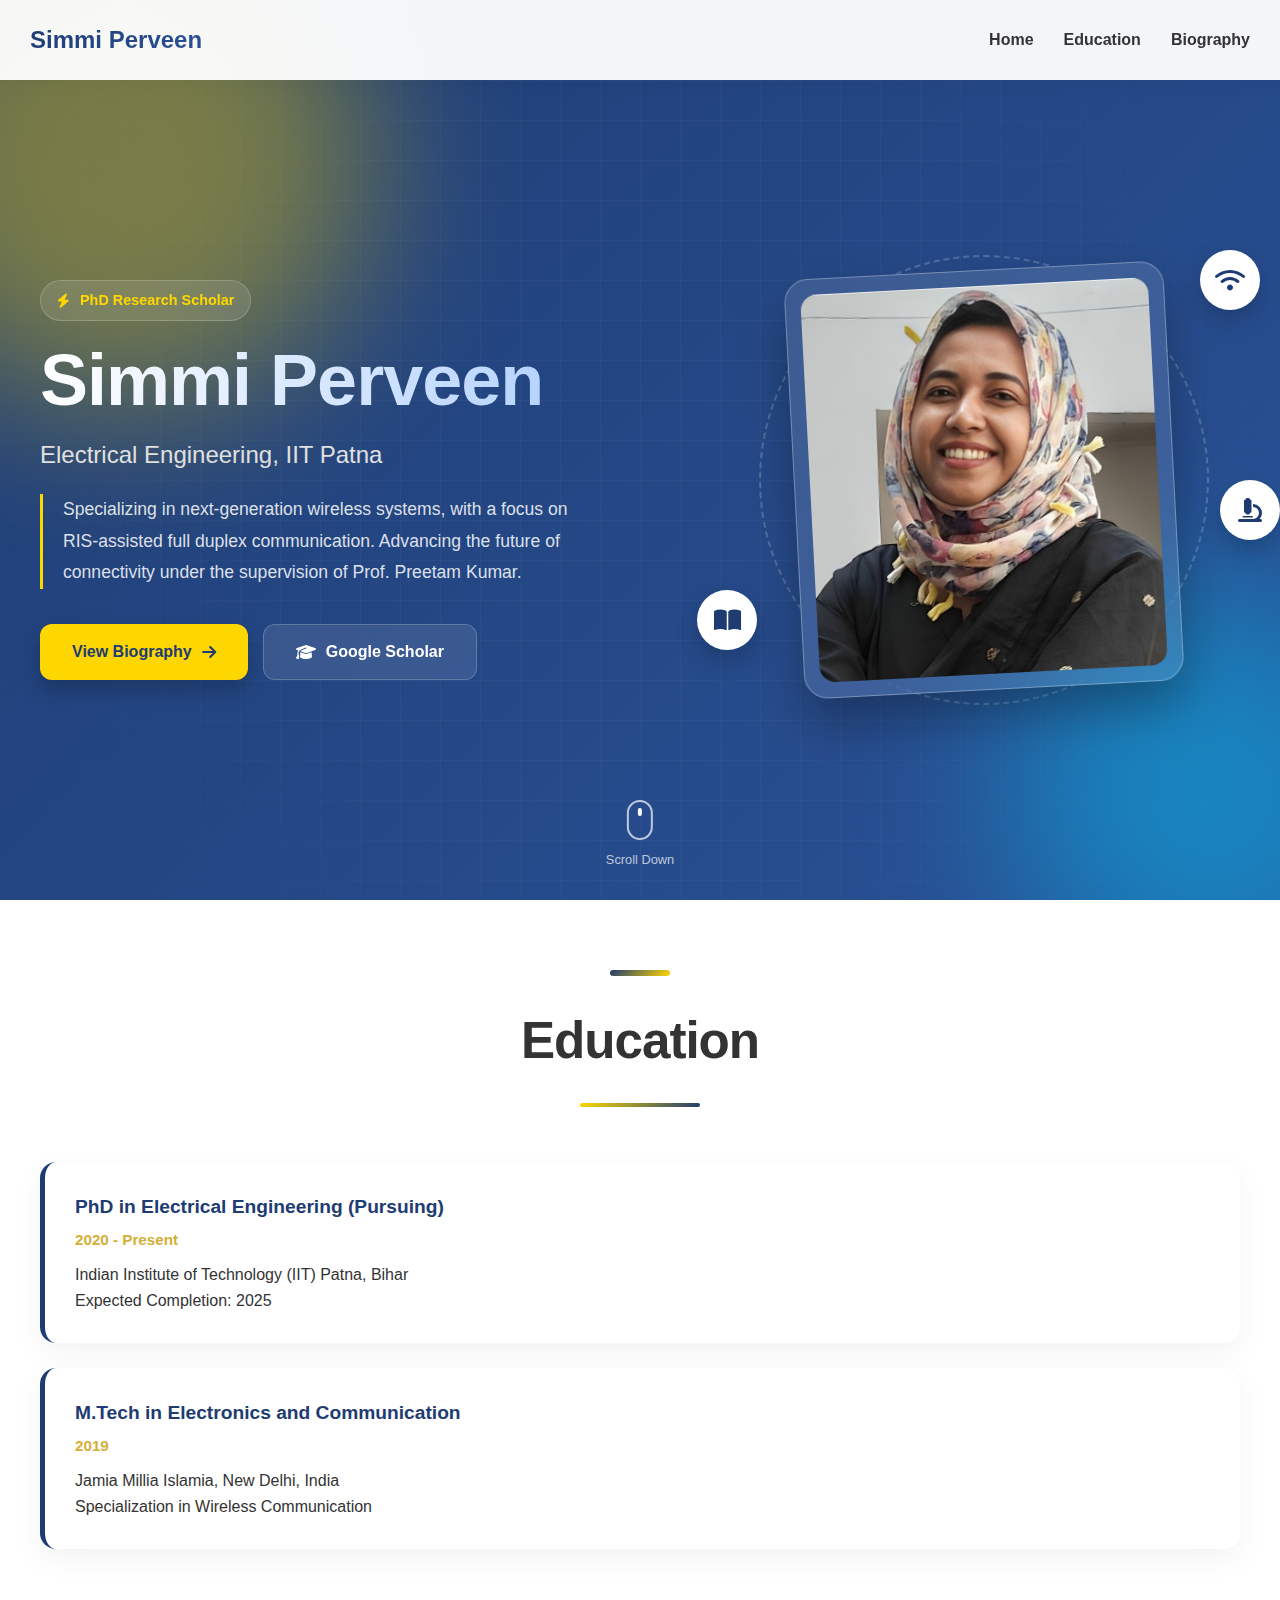
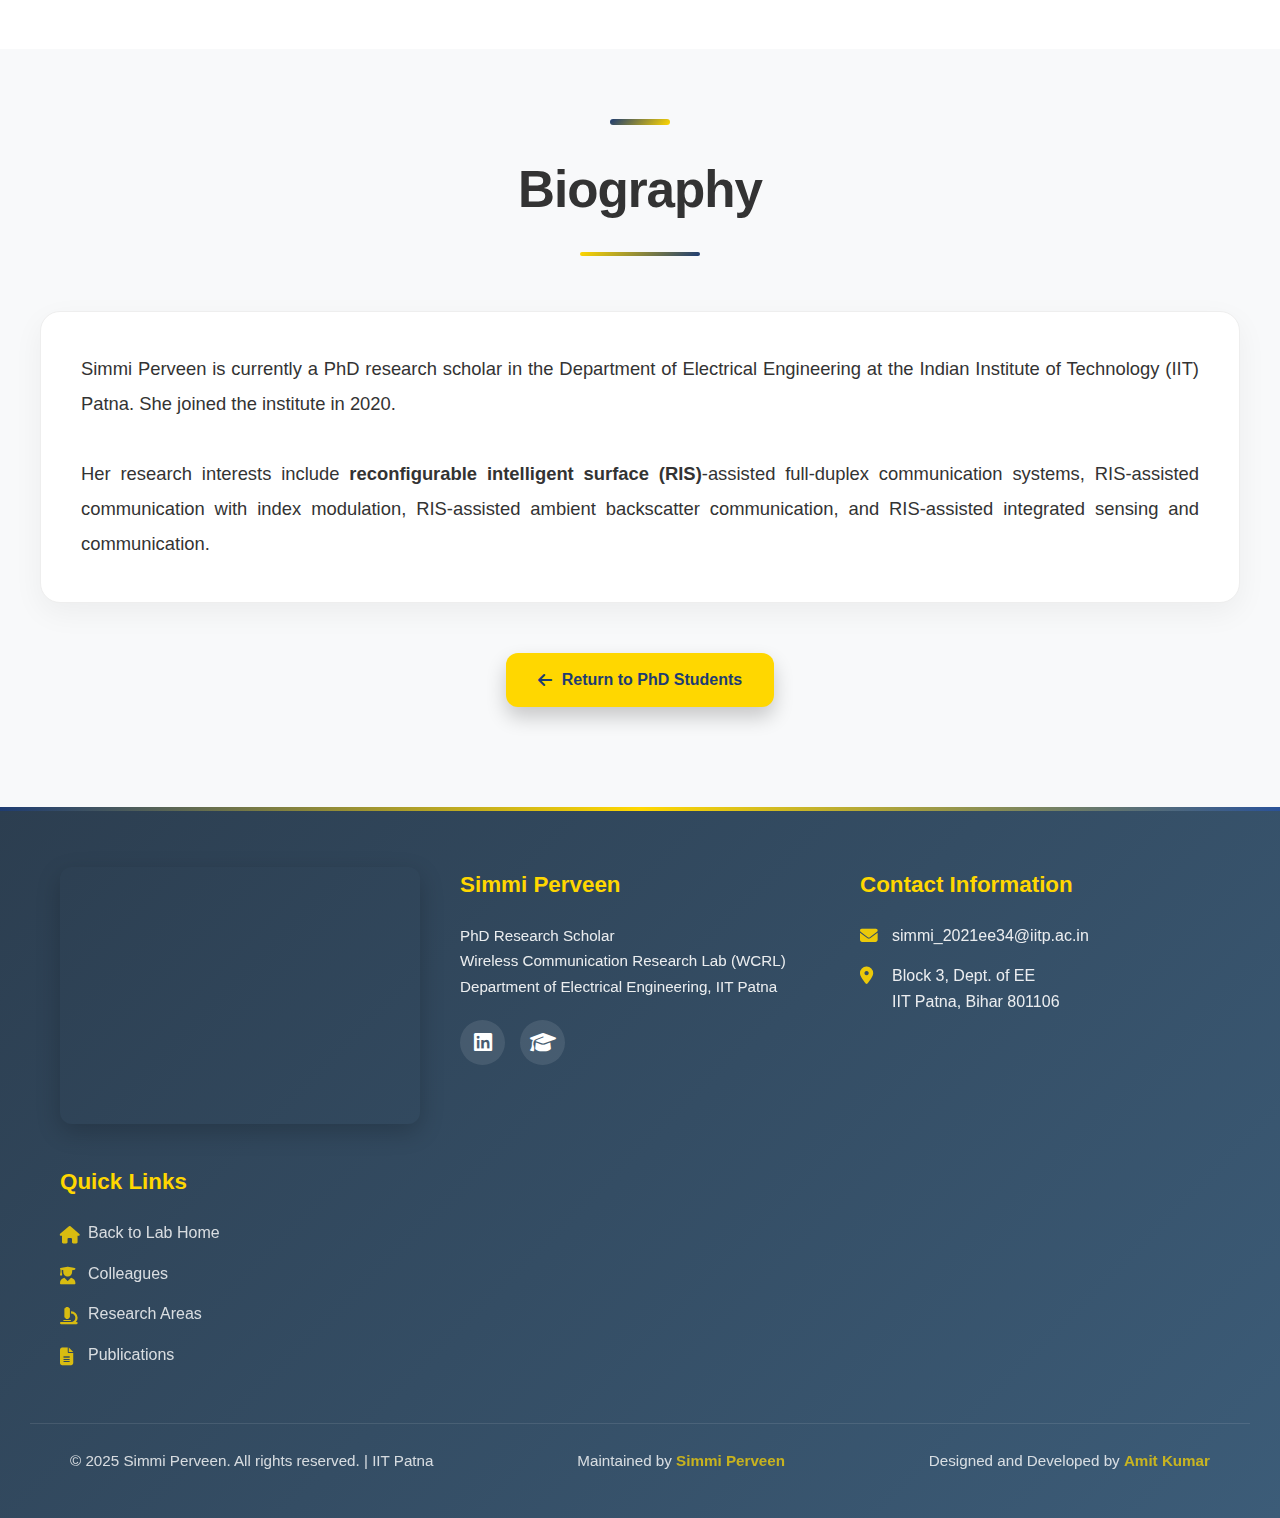
<file: simmi.html>
<!DOCTYPE html>
<html lang="en">

<head>
    <meta charset="UTF-8">
    <meta name="viewport" content="width=device-width, initial-scale=1.0">
    <title>Simmi Perveen | PhD Scholar</title>
    <link href="https://cdnjs.cloudflare.com/ajax/libs/font-awesome/6.4.0/css/all.min.css" rel="stylesheet">

    <style>
        /* =========================================
           GLOBAL STYLES
           ========================================= */
        * {
            margin: 0;
            padding: 0;
            box-sizing: border-box;
        }

        :root {
            --primary-color: #1e3c72;
            --secondary-color: #2a5298;
            --accent-color: #ffd700;
            --text-dark: #333;
            --text-light: #666;
            --white: #ffffff;
            --bg-light: #f8f9fa;
            --glass-bg: rgba(255, 255, 255, 0.1);
            --glass-border: rgba(255, 255, 255, 0.2);
        }

        body {
            font-family: 'Inter', 'Segoe UI', -apple-system, BlinkMacSystemFont, sans-serif;
            line-height: 1.6;
            color: var(--text-dark);
            overflow-x: hidden;
        }

        /* --- Navbar --- */
        .navbar {
            background: rgba(255, 255, 255, 0.95);
            backdrop-filter: blur(20px);
            position: fixed;
            top: 0;
            width: 100%;
            z-index: 1000;
            transition: all 0.3s ease;
            box-shadow: 0 2px 20px rgba(0, 0, 0, 0.05);
        }

        .navbar.scrolled {
            background: rgba(255, 255, 255, 0.98);
            box-shadow: 0 5px 30px rgba(0, 0, 0, 0.1);
        }

        .nav-container {
            max-width: 1400px;
            margin: 0 auto;
            padding: 0 30px;
            display: flex;
            align-items: center;
            justify-content: space-between;
            height: 80px;
        }

        .navbar-brand {
            font-size: 24px;
            font-weight: 800;
            color: var(--primary-color);
            text-decoration: none;
            background: linear-gradient(135deg, var(--primary-color), var(--secondary-color));
            -webkit-background-clip: text;
            -webkit-text-fill-color: transparent;
        }

        .nav-menu {
            display: flex;
            list-style: none;
            gap: 30px;
        }

        .nav-menu li a {
            text-decoration: none;
            color: var(--text-dark);
            font-weight: 600;
            font-size: 16px;
            padding: 8px 0;
            position: relative;
            transition: color 0.3s ease;
        }

        .nav-menu li a::after {
            content: '';
            position: absolute;
            bottom: 0;
            left: 0;
            width: 0;
            height: 2px;
            background: var(--primary-color);
            transition: width 0.3s ease;
        }

        .nav-menu li a:hover {
            color: var(--primary-color);
        }

        .nav-menu li a:hover::after {
            width: 100%;
        }

        .menu-toggle {
            display: none;
            cursor: pointer;
            font-size: 1.5rem;
            color: var(--primary-color);
        }

        /* =========================================
           MODERN HERO SECTION
           ========================================= */
        .hero {
            position: relative;
            min-height: 100vh;
            background: linear-gradient(135deg, #1e3c72 0%, #2a5298 100%);
            display: flex;
            align-items: center;
            overflow: hidden;
            padding: 120px 30px 60px;
            color: white;
        }

        .hero::before {
            content: "";
            position: absolute;
            top: 0; left: 0; right: 0; bottom: 0;
            background-image: 
                linear-gradient(rgba(255, 255, 255, 0.03) 1px, transparent 1px),
                linear-gradient(90deg, rgba(255, 255, 255, 0.03) 1px, transparent 1px);
            background-size: 40px 40px;
            mask-image: radial-gradient(circle at center, black 40%, transparent 100%);
            -webkit-mask-image: radial-gradient(circle at center, black 40%, transparent 100%);
        }

        .hero-blob {
            position: absolute;
            border-radius: 50%;
            filter: blur(80px);
            opacity: 0.4;
            z-index: 0;
        }
        .blob-1 { top: -10%; left: -10%; width: 500px; height: 500px; background: #ffd700; animation: floatBlob 15s infinite alternate; }
        .blob-2 { bottom: -10%; right: -10%; width: 400px; height: 400px; background: #00d2ff; animation: floatBlob 20s infinite alternate-reverse; }

        .hero-container {
            max-width: 1200px;
            margin: 0 auto;
            display: grid;
            grid-template-columns: 1.1fr 0.9fr;
            gap: 60px;
            align-items: center;
            position: relative;
            z-index: 2;
            width: 100%;
        }

        .hero-content {
            animation: slideUpFade 1s ease-out;
        }

        .hero-tag {
            display: inline-flex;
            align-items: center;
            gap: 10px;
            padding: 8px 16px;
            background: rgba(255, 255, 255, 0.1);
            border: 1px solid rgba(255, 255, 255, 0.2);
            backdrop-filter: blur(10px);
            border-radius: 50px;
            font-size: 0.9rem;
            font-weight: 600;
            color: var(--accent-color);
            margin-bottom: 20px;
        }

        .hero-title {
            font-size: clamp(3rem, 6vw, 4.5rem);
            font-weight: 800;
            line-height: 1.1;
            margin-bottom: 15px;
            letter-spacing: -1px;
            background: linear-gradient(to right, #fff, #a5c9ff);
            -webkit-background-clip: text;
            -webkit-text-fill-color: transparent;
        }

        .hero-role {
            font-size: 1.5rem;
            font-weight: 500;
            margin-bottom: 20px;
            color: #e0e0e0;
        }

        .hero-description {
            font-size: 1.1rem;
            line-height: 1.8;
            color: rgba(255, 255, 255, 0.85);
            margin-bottom: 35px;
            max-width: 550px;
            border-left: 3px solid var(--accent-color);
            padding-left: 20px;
        }

        .hero-actions {
            display: flex;
            flex-wrap: wrap;
            gap: 15px;
        }

        .btn {
            padding: 14px 32px;
            border-radius: 12px;
            font-weight: 600;
            text-decoration: none;
            transition: all 0.3s cubic-bezier(0.4, 0, 0.2, 1);
            display: inline-flex;
            align-items: center;
            gap: 10px;
            font-size: 1rem;
        }

        .btn-primary {
            background: var(--accent-color);
            color: var(--primary-color);
            box-shadow: 0 10px 20px rgba(0,0,0,0.2);
        }

        .btn-primary:hover {
            transform: translateY(-5px);
            box-shadow: 0 15px 30px rgba(255, 215, 0, 0.3);
            background: #ffe44d;
        }

        .btn-glass {
            background: rgba(255, 255, 255, 0.1);
            border: 1px solid rgba(255, 255, 255, 0.2);
            color: white;
            backdrop-filter: blur(5px);
        }

        .btn-glass:hover {
            background: rgba(255, 255, 255, 0.2);
            transform: translateY(-5px);
            border-color: white;
        }

        .hero-image-wrapper {
            position: relative;
            display: flex;
            justify-content: center;
            align-items: center;
            animation: fadeIn 1.5s ease-out;
        }

        .bg-circle {
            position: absolute;
            width: 450px;
            height: 450px;
            border-radius: 50%;
            border: 2px dashed rgba(255, 255, 255, 0.2);
            animation: spin 30s linear infinite;
            z-index: -1;
        }

        .profile-frame {
            position: relative;
            width: 380px;
            height: 420px;
            background: rgba(255, 255, 255, 0.1);
            backdrop-filter: blur(20px);
            border: 1px solid rgba(255, 255, 255, 0.3);
            border-radius: 24px;
            padding: 15px;
            transform: rotate(-3deg);
            transition: transform 0.5s ease;
            box-shadow: 0 25px 50px rgba(0,0,0,0.3);
            animation: floatCard 6s ease-in-out infinite;
        }

        .profile-frame:hover {
            transform: rotate(0deg) scale(1.02);
        }

        .profile-frame img {
            width: 100%;
            height: 100%;
            object-fit: cover;
            border-radius: 16px;
        }

        .float-icon {
            position: absolute;
            width: 60px;
            height: 60px;
            background: white;
            border-radius: 50%;
            display: flex;
            align-items: center;
            justify-content: center;
            font-size: 1.5rem;
            color: var(--primary-color);
            box-shadow: 0 10px 25px rgba(0,0,0,0.2);
            z-index: 3;
        }
        .icon-1 { top: -20px; right: -20px; animation: floatIcon 4s ease-in-out infinite; }
        .icon-2 { bottom: 40px; left: -30px; animation: floatIcon 5s ease-in-out infinite 1s; }
        .icon-3 { top: 50%; right: -40px; animation: floatIcon 6s ease-in-out infinite 0.5s; }

        .scroll-down {
            position: absolute;
            bottom: 30px;
            left: 50%;
            transform: translateX(-50%);
            display: flex;
            flex-direction: column;
            align-items: center;
            color: rgba(255, 255, 255, 0.7);
            font-size: 0.8rem;
            gap: 10px;
            animation: bounce 2s infinite;
        }
        .mouse {
            width: 26px;
            height: 40px;
            border: 2px solid rgba(255, 255, 255, 0.7);
            border-radius: 20px;
            position: relative;
        }
        .wheel {
            width: 4px;
            height: 8px;
            background: white;
            border-radius: 2px;
            position: absolute;
            top: 6px;
            left: 50%;
            transform: translateX(-50%);
            animation: scrollWheel 1.5s infinite;
        }

        /* =========================================
           CONTENT SECTIONS
           ========================================= */
        .section {
            padding: 100px 30px;
            background: var(--white);
        }
        
        .section:nth-child(even) {
            background: var(--bg-light);
        }

        .container {
            max-width: 1200px;
            margin: 0 auto;
        }

        /* --- SECTION TITLE STYLES (EXACTLY LIKE INDEX.HTML) --- */
        .section-title {
            text-align: center;
            font-size: clamp(1.5rem, 4vw, 3.2rem);
            font-weight: 800;
            margin-bottom: 80px;
            position: relative;
            color: var(--text-dark);
            letter-spacing: -0.02em;
            padding: 0 15px;
            word-wrap: break-word;
            hyphens: auto;
        }

        /* Top Small Line */
        .section-title::before {
            content: '';
            position: absolute;
            top: -30px;
            left: 50%;
            transform: translateX(-50%);
            width: 60px;
            height: 6px;
            background: linear-gradient(135deg, var(--primary-color), var(--accent-color));
            border-radius: 3px;
        }

        /* Bottom Wide Line */
        .section-title::after {
            content: '';
            position: absolute;
            bottom: -25px;
            left: 50%;
            transform: translateX(-50%);
            width: 120px;
            height: 4px;
            background: linear-gradient(135deg, var(--accent-color), var(--primary-color));
            border-radius: 2px;
        }

        /* Responsibility/Education Cards */
        .responsibility-list {
            display: grid;
            gap: 25px;
        }

        .responsibility-item {
            background: white;
            padding: 30px;
            border-radius: 16px;
            border-left: 5px solid var(--primary-color);
            box-shadow: 0 10px 30px rgba(0, 0, 0, 0.05);
            transition: transform 0.3s ease, box-shadow 0.3s ease;
        }

        .responsibility-item:hover {
            transform: translateY(-5px);
            box-shadow: 0 15px 40px rgba(0, 0, 0, 0.1);
        }

        .responsibility-title {
            font-weight: 700;
            color: var(--primary-color);
            font-size: 1.2rem;
            margin-bottom: 5px;
        }

        .responsibility-year {
            font-weight: 600;
            color: #d4af37;
            font-size: 0.95rem;
            margin-bottom: 10px;
        }

        .bio-content {
            background: white;
            padding: 40px;
            border-radius: 20px;
            box-shadow: 0 10px 30px rgba(0, 0, 0, 0.05);
            font-size: 1.15rem;
            line-height: 1.9;
            color: var(--text-dark);
            text-align: justify;
            border: 1px solid #eee;
        }

        /* =========================================
           FOOTER STYLES (MATCHING INDEX.HTML)
           ========================================= */
        .footer {
            background: linear-gradient(135deg, #2c3e50, #3c5c78);
            color: white;
            padding: 60px 30px 20px;
            position: relative;
            overflow: hidden;
            margin-top: 0;
        }

        .footer::before {
            content: '';
            position: absolute;
            top: 0; left: 0; right: 0;
            height: 4px;
            background: linear-gradient(90deg, var(--primary-color), var(--accent-color), var(--secondary-color));
        }

        .footer-content {
            max-width: 1400px;
            margin: 0 auto;
            padding: 0 30px;
            display: flex;
            flex-wrap: wrap;
            gap: 40px;
            justify-content: space-between;
            margin-bottom: 40px;
        }

        .footer-section {
            flex: 1 1 280px;
            min-width: 280px;
        }

        .footer-map iframe {
            border-radius: 12px;
            box-shadow: 0 8px 25px rgba(0, 0, 0, 0.2);
            height: 100%;
            min-height: 250px;
            filter: none;
            border: none;
        }

        .footer-section h3 {
            color: var(--accent-color);
            margin-bottom: 20px;
            font-size: 1.4rem;
            font-weight: 700;
        }

        .footer-section p {
            line-height: 1.7;
            opacity: 0.9;
            margin-bottom: 20px;
            font-size: 0.95rem;
        }

        .contact-info, .quick-links {
            list-style: none;
            padding: 0;
        }

        .contact-info li, .quick-links li {
            margin-bottom: 15px;
            display: flex;
            align-items: flex-start;
            gap: 12px;
            opacity: 0.9;
        }

        .contact-info i, .quick-links i {
            color: var(--accent-color);
            width: 20px;
            font-size: 1.1rem;
            margin-top: 4px;
        }

        .quick-links a {
            color: white;
            text-decoration: none;
            opacity: 0.9;
            transition: all 0.3s ease;
            display: flex;
            align-items: center;
            gap: 8px;
        }

        .quick-links a:hover {
            opacity: 1;
            color: var(--accent-color);
            transform: translateX(5px);
        }

        .social-links {
            display: flex;
            gap: 15px;
            margin-top: 20px;
        }

        .social-links a {
            display: flex;
            align-items: center;
            justify-content: center;
            width: 45px;
            height: 45px;
            background: rgba(255, 255, 255, 0.1);
            border-radius: 50%;
            color: white;
            font-size: 1.3rem;
            transition: all 0.3s ease;
            text-decoration: none;
        }

        .social-links a:hover {
            background: var(--accent-color);
            color: var(--primary-color);
            transform: translateY(-3px);
            box-shadow: 0 5px 15px rgba(255, 215, 0, 0.4);
        }

        .footer-bottom {
            border-top: 1px solid rgba(255, 255, 255, 0.1);
            padding: 25px 0;
            text-align: center;
        }

        .footer-bottom-content {
            max-width: 1200px;
            margin: 0 auto;
            padding: 0 30px;
            display: flex;
            justify-content: space-between;
            align-items: center;
            flex-wrap: wrap;
            gap: 15px;
        }

        .footer-bottom p {
            opacity: 0.8;
            font-size: 0.95rem;
        }

        .developer-credit a {
            color: var(--accent-color);
            font-weight: 600;
            opacity: 0.9;
            text-decoration: none;
        }

        /* Animations */
        @keyframes floatBlob { 0% { transform: translate(0, 0); } 100% { transform: translate(50px, 50px); } }
        @keyframes slideUpFade { from { opacity: 0; transform: translateY(40px); } to { opacity: 1; transform: translateY(0); } }
        @keyframes fadeIn { from { opacity: 0; } to { opacity: 1; } }
        @keyframes spin { from { transform: rotate(0deg); } to { transform: rotate(360deg); } }
        @keyframes floatCard { 0%, 100% { transform: rotate(-3deg) translateY(0); } 50% { transform: rotate(-3deg) translateY(-15px); } }
        @keyframes floatIcon { 0%, 100% { transform: translateY(0); } 50% { transform: translateY(-10px); } }
        @keyframes bounce { 0%, 20%, 50%, 80%, 100% { transform: translateY(0) translateX(-50%); } 40% { transform: translateY(-10px) translateX(-50%); } 60% { transform: translateY(-5px) translateX(-50%); } }
        @keyframes scrollWheel { 0% { top: 6px; opacity: 1; } 100% { top: 20px; opacity: 0; } }

        /* Responsive */
        @media (max-width: 992px) {
            .hero-container { grid-template-columns: 1fr; text-align: center; gap: 50px; padding-top: 40px; }
            .hero-content { order: 2; display: flex; flex-direction: column; align-items: center; }
            .hero-image-wrapper { order: 1; }
            .hero-description { border-left: none; padding-left: 0; }
            .nav-menu { position: fixed; top: 80px; left: -100%; width: 100%; height: calc(100vh - 80px); background: white; flex-direction: column; padding-top: 50px; transition: 0.3s; }
            .nav-menu.active { left: 0; }
            .menu-toggle { display: block; }
            .footer-content { grid-template-columns: 1fr; text-align: center; }
            .social-links { justify-content: center; }
            .footer-bottom-content { flex-direction: column; gap: 10px; text-align: center; }
        }
        
        @media (max-width: 480px) {
            .hero-title { font-size: 2.5rem; }
            .profile-frame { width: 280px; height: 320px; }
            .bg-circle { width: 300px; height: 300px; }
            .btn { width: 100%; justify-content: center; }
        }
    </style>
</head>

<body>

    <nav class="navbar" id="navbar">
        <div class="nav-container">
            <a href="#" class="navbar-brand">Simmi Perveen</a>
            <ul class="nav-menu" id="nav-menu">
                <li><a href="#home">Home</a></li>
                <li><a href="#education">Education</a></li>
                <li><a href="#biography">Biography</a></li>
            </ul>
            <div class="menu-toggle" id="menu-toggle">
                <i class="fas fa-bars"></i>
            </div>
        </div>
    </nav>

    <section class="hero" id="home">
        <div class="hero-blob blob-1"></div>
        <div class="hero-blob blob-2"></div>

        <div class="hero-container">
            <div class="hero-content">
                <div class="hero-tag">
                    <i class="fas fa-bolt"></i> PhD Research Scholar
                </div>
                <h1 class="hero-title">Simmi Perveen</h1>
                <h2 class="hero-role">Electrical Engineering, IIT Patna</h2>
                <p class="hero-description">
                    Specializing in next-generation wireless systems, with a focus on RIS-assisted full duplex communication. 
                    Advancing the future of connectivity under the supervision of Prof. Preetam Kumar.
                </p>

                <div class="hero-actions">
                    <a href="#biography" class="btn btn-primary">
                        View Biography <i class="fas fa-arrow-right"></i>
                    </a>
                    <a href="#" class="btn btn-glass">
                        <i class="fas fa-graduation-cap"></i> Google Scholar
                    </a>
                </div>
            </div>

            <div class="hero-image-wrapper">
                <div class="bg-circle"></div>
                <div class="float-icon icon-1"><i class="fas fa-wifi"></i></div>
                <div class="float-icon icon-2"><i class="fas fa-book-open"></i></div>
                <div class="float-icon icon-3"><i class="fas fa-microscope"></i></div>
                <div class="profile-frame">
                    <img src="img/Simmi.jpg" alt="Simmi Perveen">
                </div>
            </div>
        </div>

        <div class="scroll-down">
            <div class="mouse">
                <div class="wheel"></div>
            </div>
            <span>Scroll Down</span>
        </div>
    </section>

    <section class="section" id="education">
        <div class="container">
            <h2 class="section-title">Education</h2>
            <div class="responsibility-list">
                <div class="responsibility-item">
                    <div class="responsibility-title">PhD in Electrical Engineering (Pursuing)</div>
                    <div class="responsibility-year">2020 - Present</div>
                    <div>Indian Institute of Technology (IIT) Patna, Bihar</div>
                    <div>Expected Completion: 2025</div>
                </div>

                <div class="responsibility-item">
                    <div class="responsibility-title">M.Tech in Electronics and Communication</div>
                    <div class="responsibility-year">2019</div>
                    <div>Jamia Millia Islamia, New Delhi, India</div>
                    <div>Specialization in Wireless Communication</div>
                </div>
            </div>
        </div>
    </section>

    <section class="section" id="biography">
        <div class="container">
            <h2 class="section-title">Biography</h2>
            <div class="bio-content">
                <p>
                    Simmi Perveen is currently a PhD research scholar in the Department of Electrical Engineering at the
                    Indian Institute of Technology (IIT) Patna. She joined the institute in 2020.
                    <br><br>
                    Her research interests include <strong>reconfigurable intelligent surface (RIS)</strong>-assisted full-duplex communication systems,
                    RIS-assisted communication with index modulation, RIS-assisted ambient backscatter communication, 
                    and RIS-assisted integrated sensing and communication.
                </p>
            </div>

            <div style="text-align: center; margin-top: 50px;">
                <a href="index.html#phd-students" class="btn btn-primary" style="color: #1e3c72;">
                    <i class="fas fa-arrow-left"></i> Return to PhD Students
                </a>
            </div>
        </div>
    </section>

    <footer class="footer">
        <div class="footer-content">
            <div class="footer-section footer-map">
                <iframe
                    src="https://www.google.com/maps/embed?pb=!1m18!1m12!1m3!1d3600.0820172450526!2d84.84872167522305!3d25.535644777494607!2m3!1f0!2f0!3f0!3m2!1i1024!2i768!4f13.1!3m3!1m2!1s0x39ed577f6954a4ab%3A0x6ce8f1b9fc2aa02a!2sIndian%20Institute%20of%20Technology%2C%20Patna!5e0!3m2!1sen!2sin!4v1730645448260!5m2!1sen!2sin"
                    width="100%" height="200" style="border:0;" allowfullscreen="" loading="lazy"></iframe>
            </div>

            <div class="footer-section footer-about">
                <h3>Simmi Perveen</h3>
                <p>PhD Research Scholar<br>
                    Wireless Communication Research Lab (WCRL)<br>
                    Department of Electrical Engineering, IIT Patna
                </p>
                <div class="social-links">
                    <a href="#" aria-label="LinkedIn"><i class="fab fa-linkedin"></i></a>
                    <a href="#" aria-label="Google Scholar"><i class="fas fa-graduation-cap"></i></a>
                </div>
            </div>

            <div class="footer-section footer-contact">
                <h3>Contact Information</h3>
                <ul class="contact-info">
                    <li><i class="fas fa-envelope"></i> simmi_2021ee34@iitp.ac.in</li>
                    <li><i class="fas fa-map-marker-alt"></i> Block 3, Dept. of EE<br>IIT Patna, Bihar 801106</li>
                </ul>
            </div>

            <div class="footer-section footer-links">
                <h3>Quick Links</h3>
                <ul class="quick-links">
                    <li><a href="index.html"><i class="fas fa-home"></i> Back to Lab Home</a></li>
                    <li><a href="index.html#phd-students"><i class="fas fa-user-graduate"></i> Colleagues</a></li>
                    <li><a href="index.html#research"><i class="fas fa-microscope"></i> Research Areas</a></li>
                    <li><a href="index.html#journal-publications"><i class="fas fa-file-alt"></i> Publications</a></li>
                </ul>
            </div>
        </div>

        <div class="footer-bottom">
            <div class="footer-bottom-content">
                <p>© 2025 Simmi Perveen. All rights reserved. | IIT Patna</p>
                <p class="developer-credit">Maintained by <a href="#phd-students">Simmi Perveen</a></p>
                <p class="developer-credit">Designed and Developed by <a href="https://amit-three.vercel.app/" target="_blank">Amit Kumar</a></p>
            </div>
        </div>
    </footer>

    <script src="script.js"></script>

</body>
</html>
</file>
